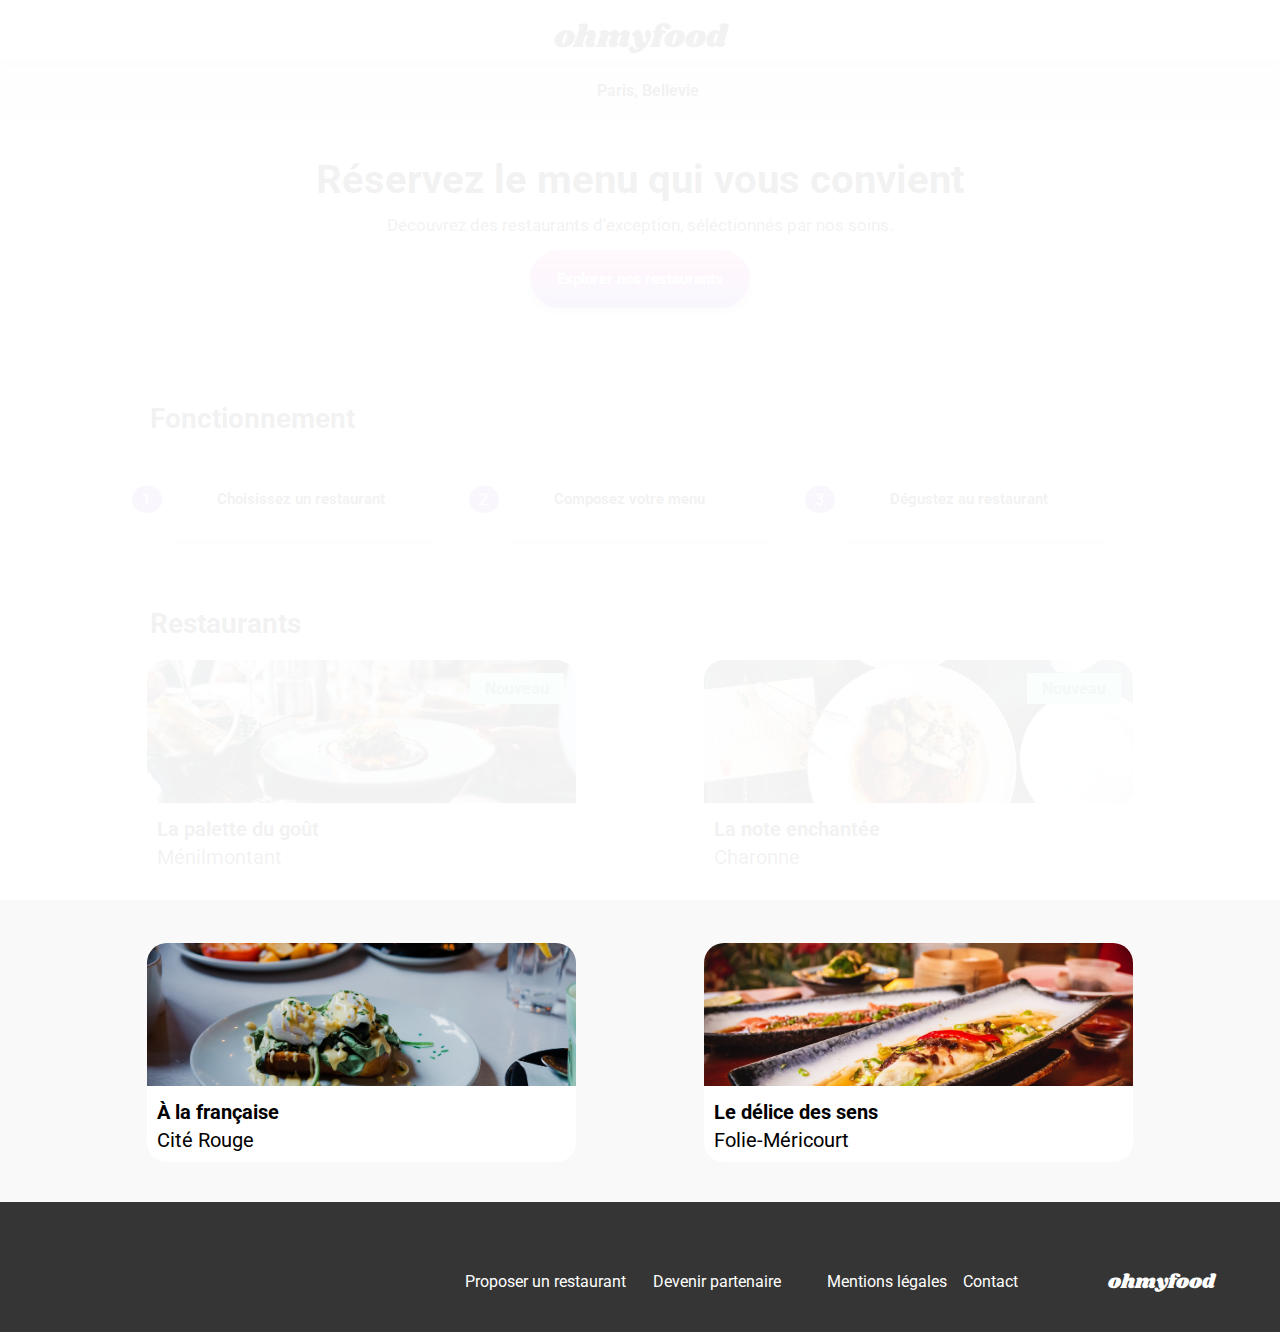
<file: index.html>
<!DOCTYPE html>
<html lang="en">
  <head>
    <meta charset="UTF-8" />
    <meta name="viewport" content="width=device-width, initial-scale=1.0" />
    <title>Ohmyfood</title>
    <link rel="stylesheet" href="style.css" />
    <!-- <link rel="stylesheet" href="./SASS/styles.scss" /> -->
    <link rel="preconnect" href="https://fonts.googleapis.com" />
    <link rel="preconnect" href="https://fonts.gstatic.com" crossorigin />
    <link
      href="https://fonts.googleapis.com/css2?family=Raleway:wght@600&family=Roboto:wght@300&family=Shrikhand&display=swap"
      rel="stylesheet"
    />
    <link href="https://fonts.googleapis.com/css2?family=Roboto:wght@700&display=swap" rel="stylesheet" />

    <link
      rel="stylesheet"
      href="https://cdnjs.cloudflare.com/ajax/libs/font-awesome/6.2.1/css/all.min.css"
      integrity="sha512-MV7K8+y+gLIBoVD59lQIYicR65iaqukzvf/nwasF0nqhPay5w/9lJmVM2hMDcnK1OnMGCdVK+iQrJ7lzPJQd1w=="
      crossorigin="anonymous"
      referrerpolicy="no-referrer"
    />
  </head>
  <body>
    <!--Le Loader-->
    <div class="loader-top">
      <div class="dots">
        <span class="data"></span>
        <span class="data2"></span>
        <span class="data3"></span>
        <span class="data4"></span>
        <span class="data5"></span>
        <span class="data6"></span>
        <span class="data7"></span>
        <span class="data8"></span>
        <span class="data9"></span>
        <span class="data10"></span>
        <span class="data11"></span>
        <span class="data12"></span>
        <span class="data13"></span>
        <span class="data14"></span>
        <span class="data15"></span>
      </div>
    </div>

    <!--Header-->
    <header class="color">
      <div>
        <h1>ohmyfood</h1>
      </div>
    </header>
    <main>
      <!--Section Localisation-->
      <div class="location">
        <i class="fa-solid fa-location-dot"></i>
        Paris, Bellevie
      </div>
      <section class="menu-restaurant">
        <h2 class="menu-restaurant__title">Réservez le menu qui <br />vous convient</h2>
        <p class="menu-restaurant__subtitle">
          Découvrez des restaurants d'exception, <br />
          séléctionnés par nos soins.
        </p>
        <a class="btn" href="#cards">Explorer nos restaurants</a>
      </section>

      <!--Section Fonctionnement-->
      <section class="fonctionnement">
        <div class="fonctionnement__container">
          <h2>Fonctionnement</h2>
          <div class="fonctionnement__container-cards">
            <a class="btn-cards">
              <span class="fonctionnement__number">1</span>
              <i class="fa-solid fa-mobile-screen-button"></i>
              <p>Choisissez un restaurant</p></a
            >

            <a class="btn-cards">
              <span class="fonctionnement__number">2</span>
              <i class="fa-solid fa-list"></i>
              <p>Composez votre menu</p></a
            >
            <a class="btn-cards">
              <span class="fonctionnement__number">3</span>
              <i class="fa-solid fa-store"></i>
              <p>Dégustez au restaurant</p></a
            >
          </div>
        </div>
      </section>

      <!--Section Restaurants-->
      <section class="restaurant exclude-bg-color" id="cards">
        <div class="restaurant__content">
          <h2>Restaurants</h2>
          <div class="container-menu">
            <article class="cards-menu">
              <a href="restaurants/la-palette-du-gout.html">
                <span class="cards-menu__card-new">Nouveau</span>
                <img src="assets/images/restaurants/jay-wennington-N_Y88TWmGwA-unsplash.jpg" alt="La palette du goût" />
                <div class="cards-menu__card-txt">
                  <h3 class="cards-menu__title">La palette du goût</h3>
                  <p class="cards-menu__subtitle">Ménilmontant</p>
                  <i class="fa-regular fa-heart empty-heart"></i>
                  <i class="fa-solid fa-heart full-heart"></i>
                </div>
              </a>
            </article>

            <article class="cards-menu">
              <a href="restaurants/la-note-enchantée.html">
                <span class="cards-menu__card-new">Nouveau</span>

                <img src="assets/images/restaurants/stil-u2Lp8tXIcjw-unsplash.jpg" alt="La note enchantée" />
                <div class="cards-menu__card-txt">
                  <h3 class="cards-menu__title">La note enchantée</h3>
                  <p class="cards-menu__subtitle">Charonne</p>
                  <i class="fa-regular fa-heart empty-heart"></i>
                  <i class="fa-solid fa-heart full-heart"></i>
                </div>
              </a>
            </article>

            <article class="cards-menu">
              <a href="restaurants/a-la-francaise.html">
                <img src="assets/images/restaurants/toa-heftiba-DQKerTsQwi0-unsplash.jpg" alt="À la française" />
                <div class="cards-menu__card-txt">
                  <h3 class="cards-menu__title">À la française</h3>
                  <p class="cards-menu__subtitle">Cité Rouge</p>
                  <i class="fa-regular fa-heart empty-heart"></i>
                  <i class="fa-solid fa-heart full-heart"></i>
                </div>
              </a>
            </article>

            <article class="cards-menu">
              <a href="restaurants/le-delice-des-sens.html">
                <img
                  src="assets/images/restaurants/louis-hansel-shotsoflouis-qNBGVyOCY8Q-unsplash.jpg"
                  alt="Le délice des sens"
                />
                <div class="cards-menu__card-txt">
                  <h3 class="cards-menu__title">Le délice des sens</h3>
                  <p class="cards-menu__subtitle">Folie-Méricourt</p>
                  <i class="fa-regular fa-heart empty-heart"></i>
                  <i class="fa-solid fa-heart full-heart"></i>
                </div>
              </a>
            </article>
          </div>
        </div>
      </section>
    </main>
    <!--Pied de page-->
    <footer>
      <div class="footer-container">
        <h3>ohmyfood</h3>
        <ul>
          <li><i class="fa-solid fa-utensils"></i><a class="icon" href="#"> Proposer un restaurant</a></li>
          <li><i class="fa-solid fa-handshake-angle"></i><a class="icon space" href="#">Devenir partenaire</a></li>
          <li><a href="#">Mentions légales</a></li>
          <li><a href="mailto:ohmyfood@gmail.com">Contact</a></li>
        </ul>
      </div>
    </footer>
  </body>
</html>
</file>
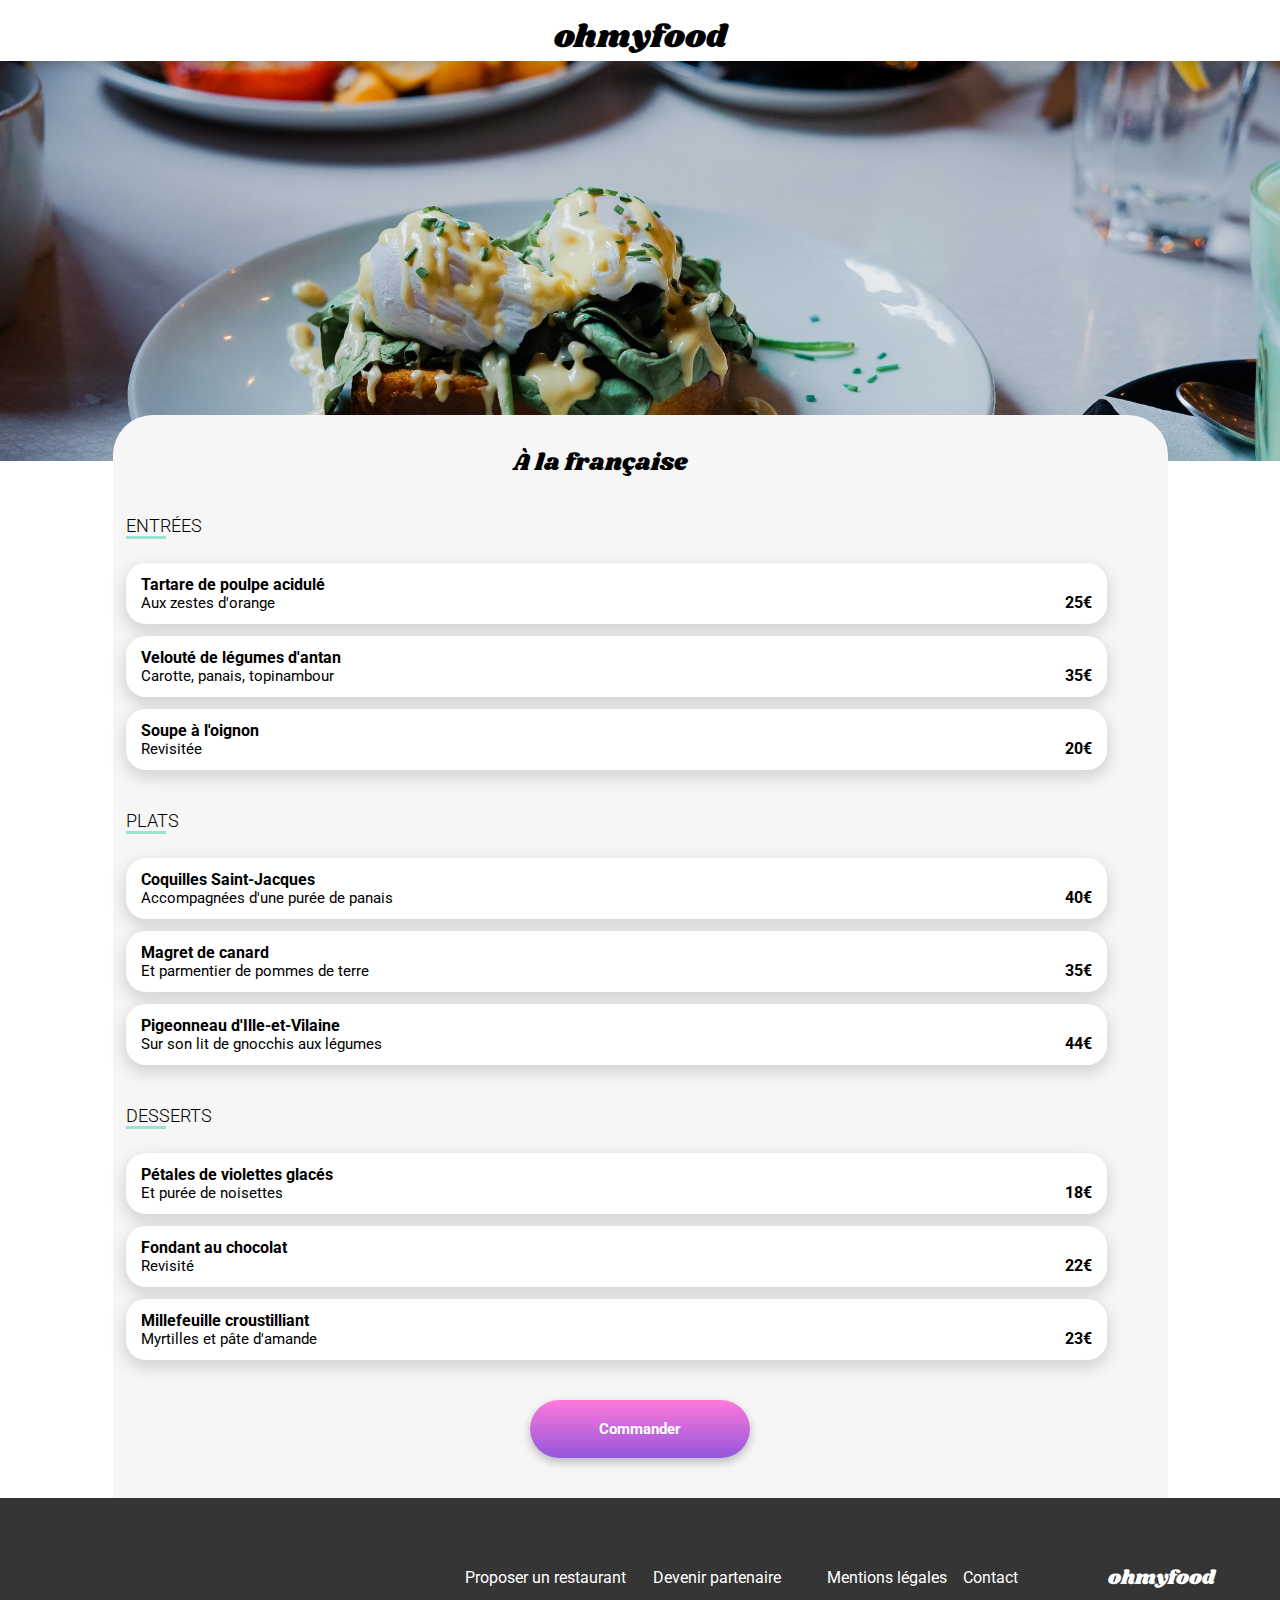
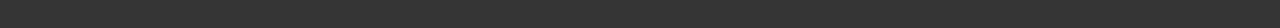
<file: restaurants/a-la-francaise.html>
<!DOCTYPE html>
<html lang="en">
  <head>
    <meta charset="UTF-8" />
    <meta name="viewport" content="width=device-width, initial-scale=1.0" />
    <title>La palette du goût</title>
    <link rel="stylesheet" href="../style.css" />
    <link rel="preconnect" href="https://fonts.googleapis.com" />
    <link rel="preconnect" href="https://fonts.gstatic.com" crossorigin />
    <link
      href="https://fonts.googleapis.com/css2?family=Raleway:wght@600&family=Roboto:wght@300&family=Shrikhand&display=swap"
      rel="stylesheet"
    />
    <link href="https://fonts.googleapis.com/css2?family=Roboto:wght@700&display=swap" rel="stylesheet" />

    <link
      rel="stylesheet"
      href="https://cdnjs.cloudflare.com/ajax/libs/font-awesome/6.2.1/css/all.min.css"
      integrity="sha512-MV7K8+y+gLIBoVD59lQIYicR65iaqukzvf/nwasF0nqhPay5w/9lJmVM2hMDcnK1OnMGCdVK+iQrJ7lzPJQd1w=="
      crossorigin="anonymous"
      referrerpolicy="no-referrer"
    />
  </head>
  <body>
    <header class="color">
      <a href="../index.html" class="back-link">
        <i class="fa-solid fa-arrow-left font-left"></i>
      </a>
      <h1 class="main-title">ohmyfood</h1>
    </header>

    <img
      class="picture"
      src="../assets/images/restaurants/toa-heftiba-DQKerTsQwi0-unsplash.jpg"
      alt="La palette du goût"
    />

    <main>
      <div class="menus">
        <h2 class="title">
          À la française
          <i class="fa-regular fa-heart empty-heart"></i>
          <i class="fa-solid fa-heart full-heart"></i>
        </h2>
        <section class="center-menu">
          <h3>ENTRÉES</h3>
          <article class="minicards-menu delay-0">
            <div class="card-txt2">
              <h4 class="card-txt2__title">Tartare de poulpe acidulé</h4>
              <p class="card-txt2__subtitle">Aux zestes d'orange</p>
            </div>
            <span class="prix">25€</span>
            <div class="button">
              <div class="wrapIcon">
                <i class="wrapIcon_icon fa-solid fa-circle-check"></i>
              </div>
            </div>
          </article>

          <article class="minicards-menu delay-1">
            <div class="card-txt2">
              <h4 class="card-txt2__title">Velouté de légumes d'antan</h4>
              <p class="card-txt2__subtitle">Carotte, panais, topinambour</p>
            </div>
            <span class="prix">35€</span>
            <div class="button">
              <div class="wrapIcon">
                <i class="wrapIcon_icon fa-solid fa-circle-check"></i>
              </div>
            </div>
          </article>

          <article class="minicards-menu delay-2">
            <div class="card-txt2">
              <h4 class="card-txt2__title">Soupe à l'oignon</h4>
              <p class="card-txt2__subtitle">Revisitée</p>
            </div>
            <span class="prix">20€</span>
            <div class="button">
              <div class="wrapIcon">
                <i class="wrapIcon_icon fa-solid fa-circle-check"></i>
              </div>
            </div>
          </article>
        </section>

        <section class="center-menu">
          <h3>PLATS</h3>
          <article class="minicards-menu delay-3">
            <div class="card-txt2">
              <h4 class="card-txt2__title">Coquilles Saint-Jacques</h4>
              <p class="card-txt2__subtitle">Accompagnées d'une purée de panais</p>
            </div>
            <span class="prix">40€</span>
            <div class="button">
              <div class="wrapIcon">
                <i class="wrapIcon_icon fa-solid fa-circle-check"></i>
              </div>
            </div>
          </article>

          <article class="minicards-menu delay-4">
            <div class="card-txt2">
              <h4 class="card-txt2__title">Magret de canard</h4>
              <p class="card-txt2__subtitle">Et parmentier de pommes de terre</p>
            </div>
            <span class="prix">35€</span>
            <div class="button">
              <div class="wrapIcon">
                <i class="wrapIcon_icon fa-solid fa-circle-check"></i>
              </div>
            </div>
          </article>

          <article class="minicards-menu delay-5">
            <div class="card-txt2">
              <h4 class="card-txt2__title">Pigeonneau d'Ille-et-Vilaine</h4>
              <p class="card-txt2__subtitle">Sur son lit de gnocchis aux légumes</p>
            </div>
            <span class="prix">44€</span>
            <div class="button">
              <div class="wrapIcon">
                <i class="wrapIcon_icon fa-solid fa-circle-check"></i>
              </div>
            </div>
          </article>
        </section>

        <section class="center-menu">
          <h3>DESSERTS</h3>
          <article class="minicards-menu delay-6">
            <div class="card-txt2">
              <h4 class="card-txt2__title">Pétales de violettes glacés</h4>
              <p class="card-txt2__subtitle">Et purée de noisettes</p>
            </div>
            <span class="prix">18€</span>
            <div class="button">
              <div class="wrapIcon">
                <i class="wrapIcon_icon fa-solid fa-circle-check"></i>
              </div>
            </div>
          </article>

          <article class="minicards-menu delay-7">
            <div class="card-txt2">
              <h4 class="card-txt2__title">Fondant au chocolat</h4>
              <p class="card-txt2__subtitle">Revisité</p>
            </div>
            <span class="prix">22€</span>
            <div class="button">
              <div class="wrapIcon">
                <i class="wrapIcon_icon fa-solid fa-circle-check"></i>
              </div>
            </div>
          </article>

          <article class="minicards-menu delay-8">
            <div class="card-txt2">
              <h4 class="card-txt2__title">Millefeuille croustilliant</h4>
              <p class="card-txt2__subtitle">Myrtilles et pâte d'amande</p>
            </div>
            <span class="prix">23€</span>
            <div class="button">
              <div class="wrapIcon">
                <i class="wrapIcon_icon fa-solid fa-circle-check"></i>
              </div>
            </div>
          </article>
        </section>

        <a href="#" class="btn">Commander</a>
      </div>

      <!--Pied de page-->
    </main>
    <footer>
      <div class="footer-container">
        <h3>ohmyfood</h3>
        <ul>
          <li><i class="fa-solid fa-utensils"></i><a class="icon" href="#"> Proposer un restaurant</a></li>
          <li><i class="fa-solid fa-handshake-angle"></i><a class="icon space" href="#">Devenir partenaire</a></li>
          <li><a href="#">Mentions légales</a></li>
          <li><a href="mailto:ohmyfood@gmail.com">Contact</a></li>
        </ul>
      </div>
    </footer>
  </body>
</html>
</file>
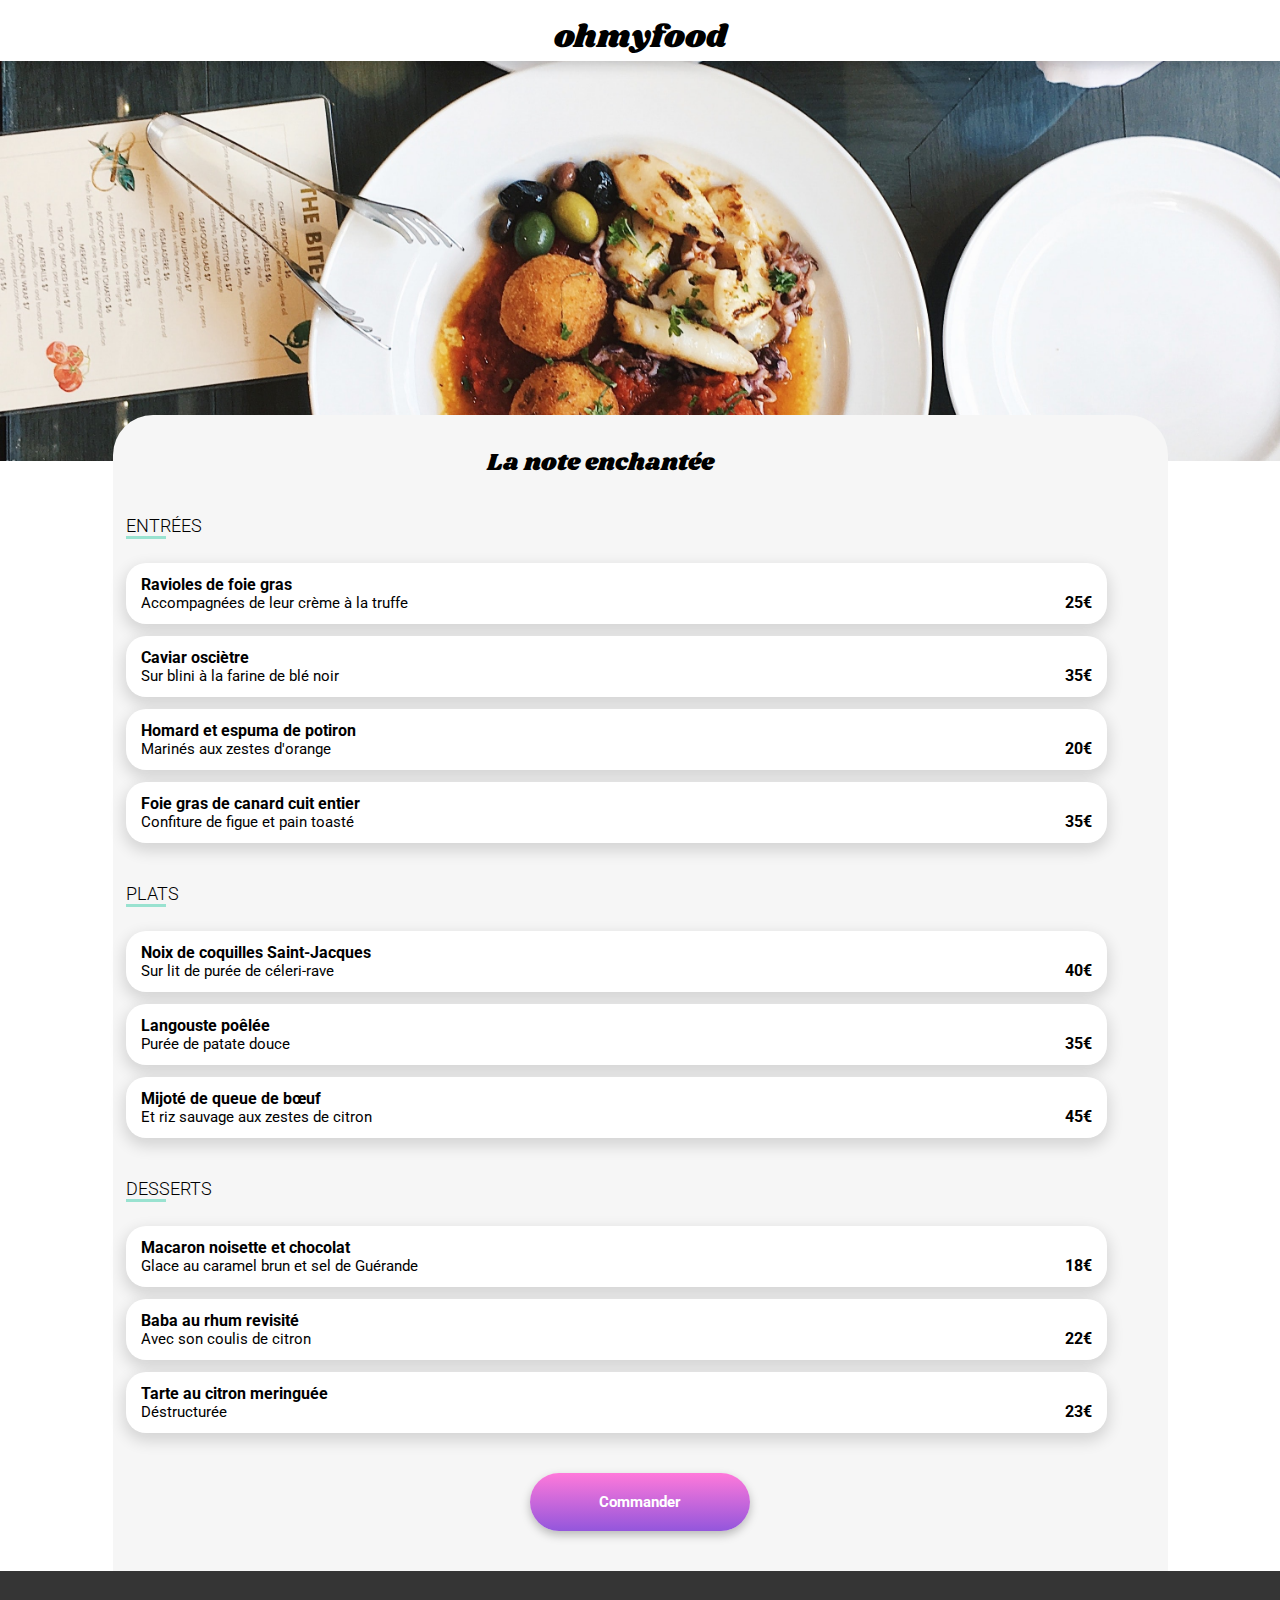
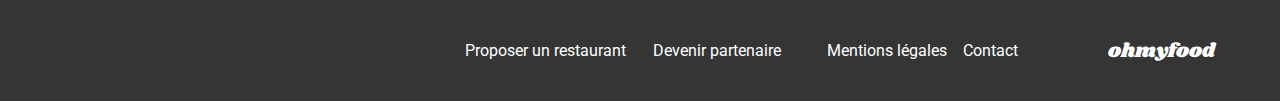
<file: restaurants/la-note-enchantée.html>
<!DOCTYPE html>
<html lang="en">
  <head>
    <meta charset="UTF-8" />
    <meta name="viewport" content="width=device-width, initial-scale=1.0" />
    <title>La palette du goût</title>
    <link rel="stylesheet" href="../style.css" />
    <link rel="preconnect" href="https://fonts.googleapis.com" />
    <link rel="preconnect" href="https://fonts.gstatic.com" crossorigin />
    <link
      href="https://fonts.googleapis.com/css2?family=Raleway:wght@600&family=Roboto:wght@300&family=Shrikhand&display=swap"
      rel="stylesheet"
    />
    <link href="https://fonts.googleapis.com/css2?family=Roboto:wght@700&display=swap" rel="stylesheet" />

    <link
      rel="stylesheet"
      href="https://cdnjs.cloudflare.com/ajax/libs/font-awesome/6.2.1/css/all.min.css"
      integrity="sha512-MV7K8+y+gLIBoVD59lQIYicR65iaqukzvf/nwasF0nqhPay5w/9lJmVM2hMDcnK1OnMGCdVK+iQrJ7lzPJQd1w=="
      crossorigin="anonymous"
      referrerpolicy="no-referrer"
    />
  </head>
  <body>
    <header class="color">
      <a href="../index.html" class="back-link">
        <i class="fa-solid fa-arrow-left font-left"></i>
      </a>
      <h1 class="main-title">ohmyfood</h1>
    </header>

    <img class="picture" src="../assets/images/restaurants/stil-u2Lp8tXIcjw-unsplash.jpg" alt="La palette du goût" />

    <main>
      <div class="menus">
        <h2 class="title">
          La note enchantée
          <i class="fa-regular fa-heart empty-heart"></i>
          <i class="fa-solid solid fa-heart full-heart"></i>
        </h2>
        <section class="center-menu">
          <h3>ENTRÉES</h3>
          <article class="minicards-menu delay-0">
            <div class="card-txt2">
              <h4 class="card-txt2__title">Ravioles de foie gras</h4>
              <p class="card-txt2__subtitle">Accompagnées de leur crème à la truffe</p>
            </div>
            <span class="prix">25€</span>
            <div class="button">
              <div class="wrapIcon">
                <i class="wrapIcon_icon fa-solid fa-circle-check"></i>
              </div>
            </div>
          </article>

          <article class="minicards-menu delay-1">
            <div class="card-txt2">
              <h4 class="card-txt2__title">Caviar osciètre</h4>
              <p class="card-txt2__subtitle">Sur blini à la farine de blé noir</p>
            </div>
            <span class="prix">35€</span>
            <div class="button">
              <div class="wrapIcon">
                <i class="wrapIcon_icon fa-solid fa-circle-check"></i>
              </div>
            </div>
          </article>

          <article class="minicards-menu delay-2">
            <div class="card-txt2">
              <h4 class="card-txt2__title">Homard et espuma de potiron</h4>
              <p class="card-txt2__subtitle">Marinés aux zestes d'orange</p>
            </div>
            <span class="prix">20€</span>
            <div class="button">
              <div class="wrapIcon">
                <i class="wrapIcon_icon fa-solid fa-circle-check"></i>
              </div>
            </div>
          </article>

          <article class="minicards-menu delay-3">
            <div class="card-txt2">
              <h4 class="card-txt2__title">Foie gras de canard cuit entier</h4>
              <p class="card-txt2__subtitle">Confiture de figue et pain toasté</p>
            </div>
            <span class="prix">35€</span>
            <div class="button">
              <div class="wrapIcon">
                <i class="wrapIcon_icon fa-solid fa-circle-check"></i>
              </div>
            </div>
          </article>
        </section>

        <section class="center-menu">
          <h3>PLATS</h3>
          <article class="minicards-menu delay-4">
            <div class="card-txt2">
              <h4 class="card-txt2__title">Noix de coquilles Saint-Jacques</h4>
              <p class="card-txt2__subtitle">Sur lit de purée de céleri-rave</p>
            </div>
            <span class="prix">40€</span>
            <div class="button">
              <div class="wrapIcon">
                <i class="wrapIcon_icon fa-solid fa-circle-check"></i>
              </div>
            </div>
          </article>

          <article class="minicards-menu delay-5">
            <div class="card-txt2">
              <h4 class="card-txt2__title">Langouste poêlée</h4>
              <p class="card-txt2__subtitle">Purée de patate douce</p>
            </div>
            <span class="prix">35€</span>
            <div class="button">
              <div class="wrapIcon">
                <i class="wrapIcon_icon fa-solid fa-circle-check"></i>
              </div>
            </div>
          </article>

          <article class="minicards-menu delay-6">
            <div class="card-txt2">
              <h4 class="card-txt2__title">Mijoté de queue de bœuf</h4>
              <p class="card-txt2__subtitle">Et riz sauvage aux zestes de citron</p>
            </div>
            <span class="prix">45€</span>
            <div class="button">
              <div class="wrapIcon">
                <i class="wrapIcon_icon fa-solid fa-circle-check"></i>
              </div>
            </div>
          </article>
        </section>

        <section class="center-menu">
          <h3>DESSERTS</h3>
          <article class="minicards-menu delay-7">
            <div class="card-txt2">
              <h4 class="card-txt2__title">Macaron noisette et chocolat</h4>
              <p class="card-txt2__subtitle">Glace au caramel brun et sel de Guérande</p>
            </div>
            <span class="prix">18€</span>
            <div class="button">
              <div class="wrapIcon">
                <i class="wrapIcon_icon fa-solid fa-circle-check"></i>
              </div>
            </div>
          </article>

          <article class="minicards-menu delay-8">
            <div class="card-txt2">
              <h4 class="card-txt2__title">Baba au rhum revisité</h4>
              <p class="card-txt2__subtitle">Avec son coulis de citron</p>
            </div>
            <span class="prix">22€</span>
            <div class="button">
              <div class="wrapIcon">
                <i class="wrapIcon_icon fa-solid fa-circle-check"></i>
              </div>
            </div>
          </article>

          <article class="minicards-menu delay-9">
            <div class="card-txt2">
              <h4 class="card-txt2__title">Tarte au citron meringuée</h4>
              <p class="card-txt2__subtitle">Déstructurée</p>
            </div>
            <span class="prix">23€</span>
            <div class="button">
              <div class="wrapIcon">
                <i class="wrapIcon_icon fa-solid fa-circle-check"></i>
              </div>
            </div>
          </article>
        </section>

        <a href="#" class="btn">Commander</a>
      </div>

      <!--Pied de page-->
    </main>
    <footer>
      <div class="footer-container">
        <h3>ohmyfood</h3>
        <ul>
          <li><i class="fa-solid fa-utensils"></i><a class="icon" href="#"> Proposer un restaurant</a></li>
          <li><i class="fa-solid fa-handshake-angle"></i><a class="icon space" href="#">Devenir partenaire</a></li>
          <li><a href="#">Mentions légales</a></li>
          <li><a href="mailto:ohmyfood@gmail.com">Contact</a></li>
        </ul>
      </div>
    </footer>
  </body>
</html>
</file>
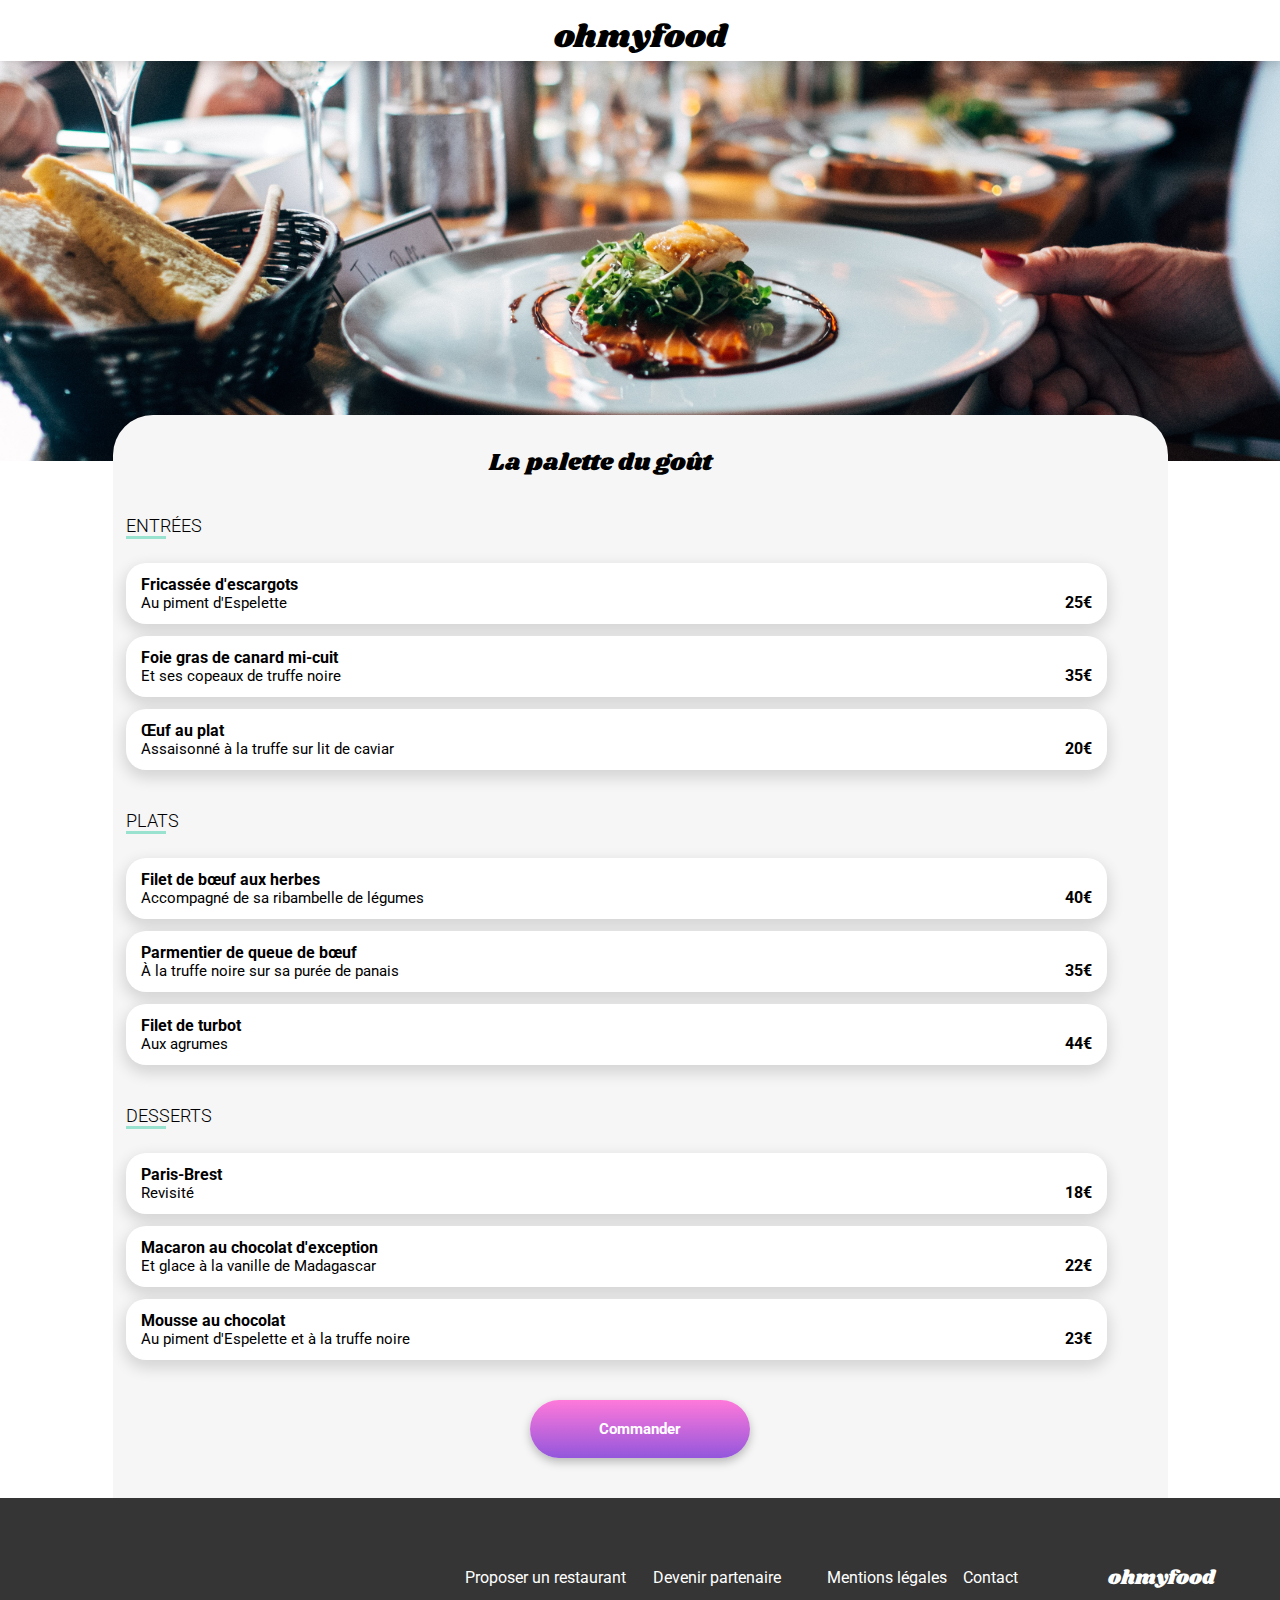
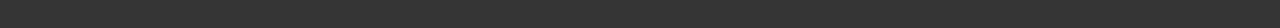
<file: restaurants/la-palette-du-gout.html>
<!DOCTYPE html>
<html lang="en">
  <head>
    <meta charset="UTF-8" />
    <meta name="viewport" content="width=device-width, initial-scale=1.0" />
    <title>La palette du goût</title>
    <link rel="stylesheet" href="../style.css" />
    <link rel="preconnect" href="https://fonts.googleapis.com" />
    <link rel="preconnect" href="https://fonts.gstatic.com" crossorigin />
    <link
      href="https://fonts.googleapis.com/css2?family=Raleway:wght@600&family=Roboto:wght@300&family=Shrikhand&display=swap"
      rel="stylesheet"
    />
    <link href="https://fonts.googleapis.com/css2?family=Roboto:wght@700&display=swap" rel="stylesheet" />

    <link
      rel="stylesheet"
      href="https://cdnjs.cloudflare.com/ajax/libs/font-awesome/6.2.1/css/all.min.css"
      integrity="sha512-MV7K8+y+gLIBoVD59lQIYicR65iaqukzvf/nwasF0nqhPay5w/9lJmVM2hMDcnK1OnMGCdVK+iQrJ7lzPJQd1w=="
      crossorigin="anonymous"
      referrerpolicy="no-referrer"
    />
  </head>
  <body>
    <header class="color">
      <a href="../index.html" class="back-link">
        <i class="fa-solid fa-arrow-left font-left"></i>
      </a>
      <h1 class="main-title">ohmyfood</h1>
    </header>

    <img
      class="picture"
      src="../assets/images/restaurants/jay-wennington-N_Y88TWmGwA-unsplash.jpg"
      alt="La palette du goût"
    />

    <main>
      <div class="menus">
        <h2 class="title">
          La palette du goût
          <i class="fa-regular fa-heart empty-heart"></i>
          <i class="fa-solid solid fa-heart full-heart"></i>
        </h2>
        <section class="center-menu">
          <h3>ENTRÉES</h3>
          <article class="minicards-menu delay-0">
            <div class="card-txt2">
              <h4 class="card-txt2__title">Fricassée d'escargots</h4>
              <p class="card-txt2__subtitle">Au piment d'Espelette</p>
            </div>
            <span class="prix">25€</span>
            <div class="button">
              <div class="wrapIcon">
                <i class="wrapIcon_icon fa-solid fa-circle-check"></i>
              </div>
            </div>
          </article>

          <article class="minicards-menu delay-1">
            <div class="card-txt2">
              <h4 class="card-txt2__title">Foie gras de canard mi-cuit</h4>
              <p class="card-txt2__subtitle">Et ses copeaux de truffe noire</p>
            </div>
            <span class="prix">35€</span>
            <div class="button">
              <div class="wrapIcon">
                <i class="wrapIcon_icon fa-solid fa-circle-check"></i>
              </div>
            </div>
          </article>

          <article class="minicards-menu delay-2">
            <div class="card-txt2">
              <h4 class="card-txt2__title">Œuf au plat</h4>
              <p class="card-txt2__subtitle">Assaisonné à la truffe sur lit de caviar</p>
            </div>
            <span class="prix">20€</span>
            <div class="button">
              <div class="wrapIcon">
                <i class="wrapIcon_icon fa-solid fa-circle-check"></i>
              </div>
            </div>
          </article>
        </section>

        <section class="center-menu">
          <h3>PLATS</h3>
          <article class="minicards-menu delay-3">
            <div class="card-txt2">
              <h4 class="card-txt2__title">Filet de bœuf aux herbes</h4>
              <p class="card-txt2__subtitle">Accompagné de sa ribambelle de légumes</p>
            </div>
            <span class="prix">40€</span>
            <div class="button">
              <div class="wrapIcon">
                <i class="wrapIcon_icon fa-solid fa-circle-check"></i>
              </div>
            </div>
          </article>

          <article class="minicards-menu delay-4">
            <div class="card-txt2">
              <h4 class="card-txt2__title">Parmentier de queue de bœuf</h4>
              <p class="card-txt2__subtitle">À la truffe noire sur sa purée de panais</p>
            </div>
            <span class="prix">35€</span>
            <div class="button">
              <div class="wrapIcon">
                <i class="wrapIcon_icon fa-solid fa-circle-check"></i>
              </div>
            </div>
          </article>

          <article class="minicards-menu delay-5">
            <div class="card-txt2">
              <h4 class="card-txt2__title">Filet de turbot</h4>
              <p class="card-txt2__subtitle">Aux agrumes</p>
            </div>
            <span class="prix">44€</span>
            <div class="button">
              <div class="wrapIcon">
                <i class="wrapIcon_icon fa-solid fa-circle-check"></i>
              </div>
            </div>
          </article>
        </section>

        <section class="center-menu">
          <h3>DESSERTS</h3>
          <article class="minicards-menu delay-6">
            <div class="card-txt2">
              <h4 class="card-txt2__title">Paris-Brest</h4>
              <p class="card-txt2__subtitle">Revisité</p>
            </div>
            <span class="prix">18€</span>
            <div class="button">
              <div class="wrapIcon">
                <i class="wrapIcon_icon fa-solid fa-circle-check"></i>
              </div>
            </div>
          </article>

          <article class="minicards-menu delay-7">
            <div class="card-txt2">
              <h4 class="card-txt2__title">Macaron au chocolat d'exception</h4>
              <p class="card-txt2__subtitle">Et glace à la vanille de Madagascar</p>
            </div>
            <span class="prix">22€</span>
            <div class="button">
              <div class="wrapIcon">
                <i class="wrapIcon_icon fa-solid fa-circle-check"></i>
              </div>
            </div>
          </article>

          <article class="minicards-menu delay-8">
            <div class="card-txt2">
              <h4 class="card-txt2__title">Mousse au chocolat</h4>
              <p class="card-txt2__subtitle">Au piment d'Espelette et à la truffe noire</p>
            </div>
            <span class="prix">23€</span>
            <div class="button">
              <div class="wrapIcon">
                <i class="wrapIcon_icon fa-solid fa-circle-check"></i>
              </div>
            </div>
          </article>
        </section>

        <a href="#" class="btn">Commander</a>
      </div>

      <!--Pied de page-->
    </main>
    <footer>
      <div class="footer-container">
        <h3>ohmyfood</h3>
        <ul>
          <li><i class="fa-solid fa-utensils"></i><a class="icon" href="#"> Proposer un restaurant</a></li>
          <li><i class="fa-solid fa-handshake-angle"></i><a class="icon space" href="#">Devenir partenaire</a></li>
          <li><a href="#">Mentions légales</a></li>
          <li><a href="mailto:ohmyfood@gmail.com">Contact</a></li>
        </ul>
      </div>
    </footer>
  </body>
</html>
</file>
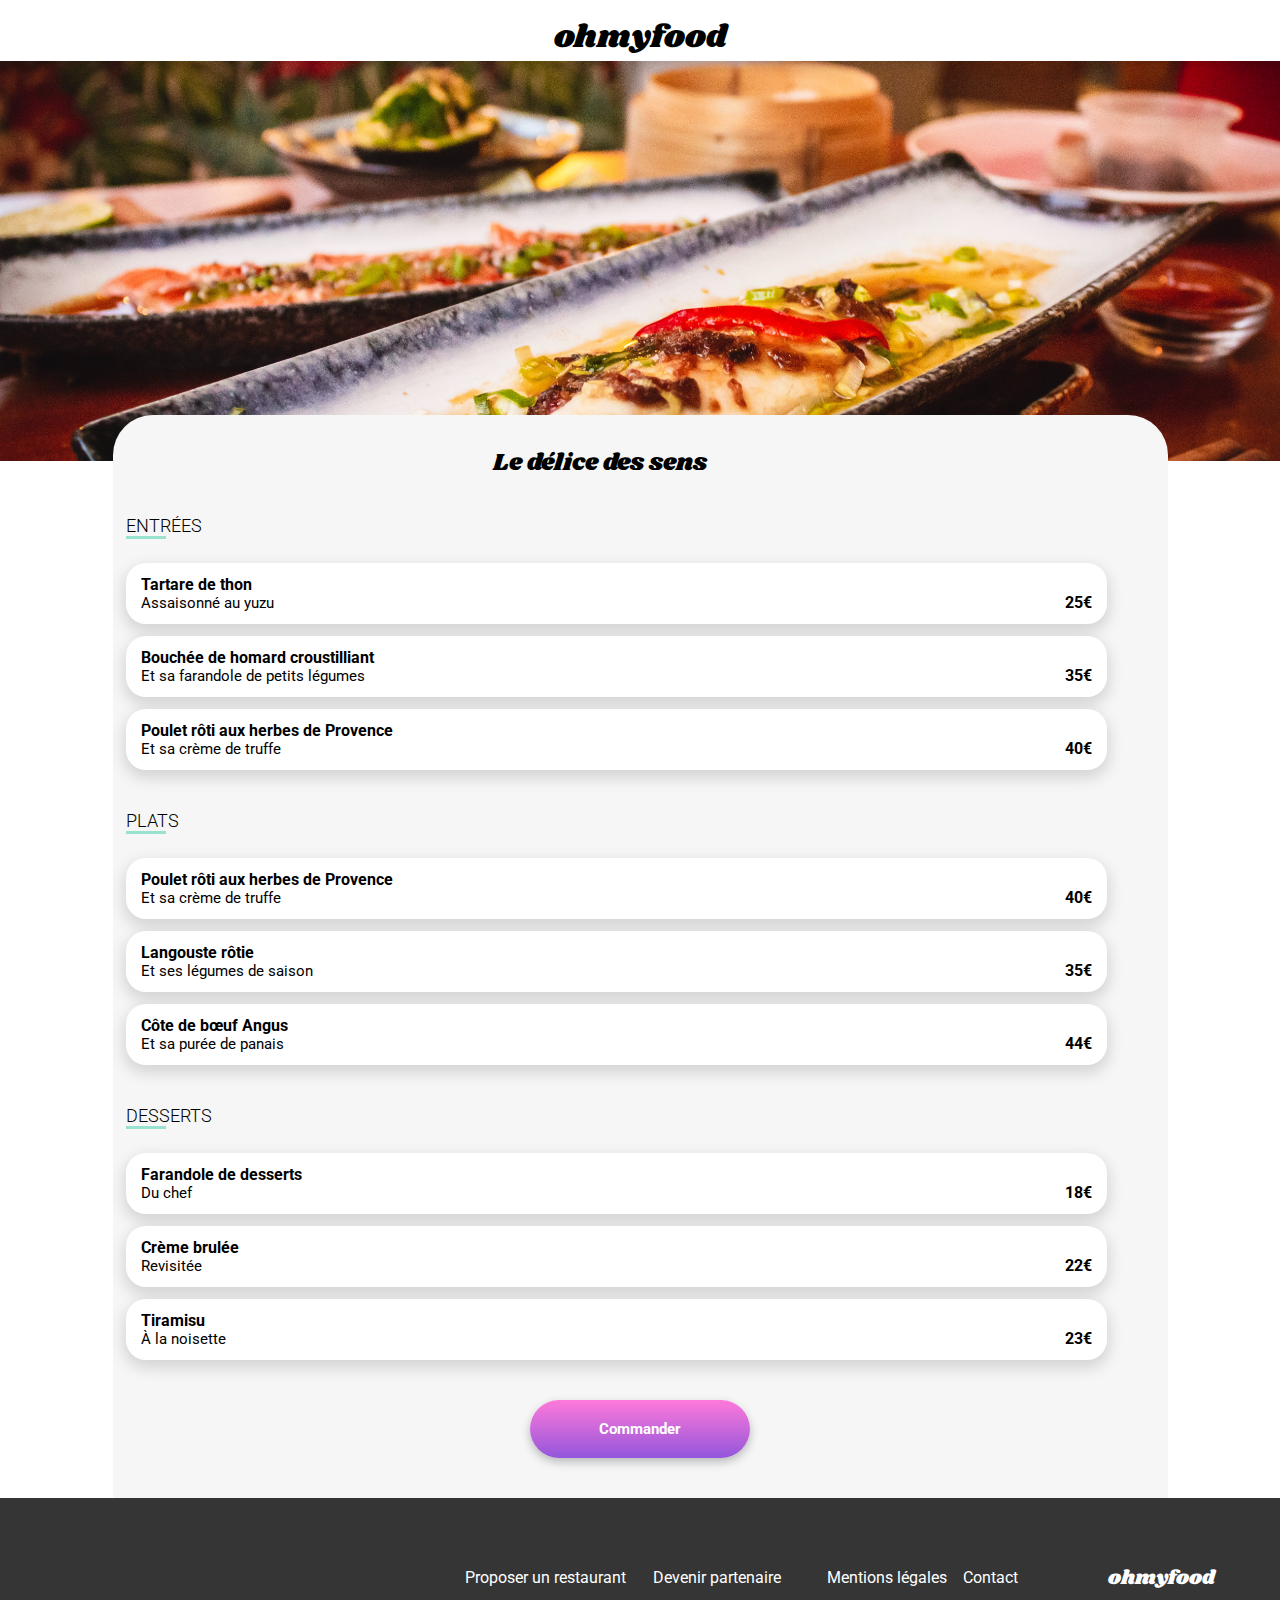
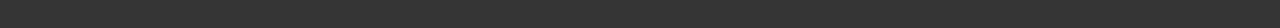
<file: restaurants/le-delice-des-sens.html>
<!DOCTYPE html>
<html lang="en">
  <head>
    <meta charset="UTF-8" />
    <meta name="viewport" content="width=device-width, initial-scale=1.0" />
    <title>La palette du goût</title>
    <link rel="stylesheet" href="../style.css" />
    <link rel="preconnect" href="https://fonts.googleapis.com" />
    <link rel="preconnect" href="https://fonts.gstatic.com" crossorigin />
    <link
      href="https://fonts.googleapis.com/css2?family=Raleway:wght@600&family=Roboto:wght@300&family=Shrikhand&display=swap"
      rel="stylesheet"
    />
    <link href="https://fonts.googleapis.com/css2?family=Roboto:wght@700&display=swap" rel="stylesheet" />

    <link
      rel="stylesheet"
      href="https://cdnjs.cloudflare.com/ajax/libs/font-awesome/6.2.1/css/all.min.css"
      integrity="sha512-MV7K8+y+gLIBoVD59lQIYicR65iaqukzvf/nwasF0nqhPay5w/9lJmVM2hMDcnK1OnMGCdVK+iQrJ7lzPJQd1w=="
      crossorigin="anonymous"
      referrerpolicy="no-referrer"
    />
  </head>
  <body>
    <header class="color">
      <a href="../index.html" class="back-link">
        <i class="fa-solid fa-arrow-left font-left"></i>
      </a>
      <h1 class="main-title">ohmyfood</h1>
    </header>

    <img
      class="picture"
      src="../assets/images/restaurants/louis-hansel-shotsoflouis-qNBGVyOCY8Q-unsplash.jpg"
      alt="La palette du goût"
    />

    <main>
      <div class="menus">
        <h2 class="title">
          Le délice des sens
          <i class="fa-regular fa-heart empty-heart"></i>
          <i class="fa-solid solid fa-heart full-heart"></i>
        </h2>
        <section class="center-menu">
          <h3>ENTRÉES</h3>
          <article class="minicards-menu delay-0">
            <div class="card-txt2">
              <h4 class="card-txt2__title">Tartare de thon</h4>
              <p class="card-txt2__subtitle">Assaisonné au yuzu</p>
            </div>
            <span class="prix">25€</span>
            <div class="button">
              <div class="wrapIcon">
                <i class="wrapIcon_icon fa-solid fa-circle-check"></i>
              </div>
            </div>
          </article>

          <article class="minicards-menu delay-1">
            <div class="card-txt2">
              <h4 class="card-txt2__title">Bouchée de homard croustilliant</h4>
              <p class="card-txt2__subtitle">Et sa farandole de petits légumes</p>
            </div>
            <span class="prix">35€</span>
            <div class="button">
              <div class="wrapIcon">
                <i class="wrapIcon_icon fa-solid fa-circle-check"></i>
              </div>
            </div>
          </article>

          <article class="minicards-menu delay-2">
            <div class="card-txt2">
              <h4 class="card-txt2__title">Poulet rôti aux herbes de Provence</h4>
              <p class="card-txt2__subtitle">Et sa crème de truffe</p>
            </div>
            <span class="prix">40€</span>
            <div class="button">
              <div class="wrapIcon">
                <i class="wrapIcon_icon fa-solid fa-circle-check"></i>
              </div>
            </div>
          </article>
        </section>

        <section class="center-menu">
          <h3>PLATS</h3>
          <article class="minicards-menu delay-3">
            <div class="card-txt2">
              <h4 class="card-txt2__title">Poulet rôti aux herbes de Provence</h4>
              <p class="card-txt2__subtitle">Et sa crème de truffe</p>
            </div>
            <span class="prix">40€</span>
            <div class="button">
              <div class="wrapIcon">
                <i class="wrapIcon_icon fa-solid fa-circle-check"></i>
              </div>
            </div>
          </article>

          <article class="minicards-menu delay-4">
            <div class="card-txt2">
              <h4 class="card-txt2__title">Langouste rôtie</h4>
              <p class="card-txt2__subtitle">Et ses légumes de saison</p>
            </div>
            <span class="prix">35€</span>
            <div class="button">
              <div class="wrapIcon">
                <i class="wrapIcon_icon fa-solid fa-circle-check"></i>
              </div>
            </div>
          </article>

          <article class="minicards-menu delay-5">
            <div class="card-txt2">
              <h4 class="card-txt2__title">Côte de bœuf Angus</h4>
              <p class="card-txt2__subtitle">Et sa purée de panais</p>
            </div>
            <span class="prix">44€</span>
            <div class="button">
              <div class="wrapIcon">
                <i class="wrapIcon_icon fa-solid fa-circle-check"></i>
              </div>
            </div>
          </article>
        </section>

        <section class="center-menu">
          <h3>DESSERTS</h3>
          <article class="minicards-menu delay-6">
            <div class="card-txt2">
              <h4 class="card-txt2__title">Farandole de desserts</h4>
              <p class="card-txt2__subtitle">Du chef</p>
            </div>
            <span class="prix">18€</span>
            <div class="button">
              <div class="wrapIcon">
                <i class="wrapIcon_icon fa-solid fa-circle-check"></i>
              </div>
            </div>
          </article>

          <article class="minicards-menu delay-7">
            <div class="card-txt2">
              <h4 class="card-txt2__title">Crème brulée</h4>
              <p class="card-txt2__subtitle">Revisitée</p>
            </div>
            <span class="prix">22€</span>
            <div class="button">
              <div class="wrapIcon">
                <i class="wrapIcon_icon fa-solid fa-circle-check"></i>
              </div>
            </div>
          </article>

          <article class="minicards-menu delay-8">
            <div class="card-txt2">
              <h4 class="card-txt2__title">Tiramisu</h4>
              <p class="card-txt2__subtitle">À la noisette</p>
            </div>
            <span class="prix">23€</span>
            <div class="button">
              <div class="wrapIcon">
                <i class="wrapIcon_icon fa-solid fa-circle-check"></i>
              </div>
            </div>
          </article>
        </section>

        <a href="#" class="btn">Commander</a>
      </div>

      <!--Pied de page-->
    </main>
    <footer>
      <div class="footer-container">
        <h3>ohmyfood</h3>
        <ul>
          <li><i class="fa-solid fa-utensils"></i><a class="icon" href="#"> Proposer un restaurant</a></li>
          <li><i class="fa-solid fa-handshake-angle"></i><a class="icon space" href="#">Devenir partenaire</a></li>
          <li><a href="#">Mentions légales</a></li>
          <li><a href="mailto:ohmyfood@gmail.com">Contact</a></li>
        </ul>
      </div>
    </footer>
  </body>
</html>
</file>
<file: style.css>
* {
  font-family: "Roboto", sans-serif;
}

a {
  color: inherit;
  text-decoration: none;
}

body, main, footer, button, article {
  margin: 0 auto;
  padding: 0;
  box-sizing: border-box;
}

h1, h2, h3, h4, p, ol, ul, li, a, img {
  margin: 0;
  padding: 0;
  list-style: none;
}

input {
  border-radius: 0;
  padding: 0;
}

/****Effet Loader****/
@keyframes loaderAnimation {
  0% {
    opacity: 1;
  }
  85% {
    opacity: 1;
  }
  100% {
    opacity: 0;
    visibility: hidden;
  }
}
@keyframes animate {
  0% {
    opacity: 1;
  }
  100% {
    opacity: 0;
  }
}
.loader-top {
  display: flex;
  height: 100%;
  width: 100%;
  background: rgba(255, 255, 255, 0.95);
  align-items: center;
  justify-content: center;
  animation: loaderAnimation 2s linear forwards;
  position: fixed;
  z-index: 60;
}

.loader-top .dots span {
  position: absolute;
  height: 10px;
  width: 10px;
  background-color: #9356DC;
  border-radius: 50%;
  transform: rotate(calc(var(--i) * 24deg)) translateY(35px);
  animation: animate 2s linear forwards;
  animation-delay: calc(var(--i) * 0.1s);
  opacity: 0;
}

.data {
  --i: 1;
}

.data2 {
  --i: 2;
}

.data3 {
  --i: 3;
}

.data4 {
  --i: 4;
}

.data5 {
  --i: 5;
}

.data6 {
  --i: 6;
}

.data7 {
  --i: 7;
}

.data8 {
  --i: 8;
}

.data9 {
  --i: 9;
}

.data10 {
  --i: 10;
}

.data11 {
  --i: 11;
}

.data12 {
  --i: 12;
}

.data13 {
  --i: 13;
}

.data14 {
  --i: 14;
}

.data15 {
  --i: 15;
}

/* Colors */
/* Colors-background */
/* breakpoints */
header {
  display: flex;
  justify-content: center;
  padding-top: 14px;
}
header h1 {
  font-family: "Shrikhand", sans-serif;
  font-weight: 400;
}

.color {
  box-shadow: 1px 1px 15px rgba(0, 0, 0, 0.25);
  z-index: 50;
  position: relative;
}

.location {
  display: flex;
  justify-content: center;
  background-color: rgba(234, 234, 234, 0.9450980392);
  padding: 20px;
  gap: 15px;
  font-style: normal;
  font-weight: bold;
}

/*******Section Localisation********/
.menu-restaurant {
  background-color: rgba(248, 248, 248, 0.8078431373);
  padding-bottom: 50px;
}
.menu-restaurant__title {
  text-align: center;
  padding: 36px 0 12px 0;
}
.menu-restaurant__subtitle {
  text-align: center;
  font-size: 17px;
  padding: 0 10px 15px;
}

.fonctionnement {
  background-color: white;
  padding-bottom: 20px;
}
.fonctionnement h2 {
  text-align: initial;
  padding: 44px 0 24px 15px;
  font-size: 28px;
  margin-left: 20px;
}
.fonctionnement__container {
  margin: auto;
}
.fonctionnement__container-cards {
  padding: 0 20px;
}
.fonctionnement p {
  padding: 0;
  font-weight: bold;
  font-size: 15px;
}
.fonctionnement__number {
  background-color: #9356DC;
  width: 16px;
  color: white;
  font-size: 16px;
  padding: 4px 4px 4px 10px;
  border-radius: 50px;
  position: relative;
  left: -15px;
}

.restaurant {
  display: flex;
  flex-direction: column;
  background-color: rgba(248, 248, 248, 0.8078431373);
  padding-bottom: 60px;
}
.restaurant h2 {
  text-align: initial;
  padding: 44px 0 24px 15px;
  font-size: 28px;
  margin-left: 20px;
}

@media only screen and (min-width: 1024px) {
  section h2 {
    text-align: center;
    padding: 36px 78px 12px 80px;
    font-size: 40px;
  }
  section br {
    display: none;
  }
  section p {
    text-align: center;
    font-size: 15px;
    padding: 0 40px 25px;
  }
  .exclude-bg-color {
    width: auto;
    margin: 0;
  }
  .restaurant__content {
    margin: 0 auto;
  }
  .fonctionnement__container {
    margin: auto;
    max-width: 1050px;
  }
  .fonctionnement__container-cards {
    display: flex;
  }
  .restaurant {
    margin-top: 20px;
    padding: 0 12px;
  }
  .restaurant h2 {
    padding: 28px 0 20px 0;
  }
}
@media only screen and (min-width: 1440px) {
  section {
    padding-bottom: 30px;
  }
  section h2 {
    font-size: 40px;
    padding: 30px 0;
  }
}
/*******Section Localisation********/
.btn {
  display: flex;
  justify-content: center;
  background-color: white;
  border-width: 1px;
  border-radius: 30px;
  padding: 20px;
  color: white;
  background: linear-gradient(#FF79DA 0%, #9356DC 100%);
  width: 180px;
  margin: 0 auto;
  font-size: 15px;
  font-weight: 700;
  cursor: pointer;
  box-shadow: 0px 4px 10px 0px rgba(0, 0, 0, 0.25);
}
.btn:hover {
  background: linear-gradient(356deg, #a16be0, #ff93e1);
  box-shadow: 0px 4px 10px 0px rgba(0, 0, 0, 0.35);
}

.btn-cards {
  display: flex;
  align-items: center;
  background-color: #F7F7F7;
  margin: 12.5px auto;
  border-style: none;
  border-radius: 20px;
  box-shadow: 0px 4px 15px rgba(0, 0, 0, 0.15);
  width: 95%;
  height: 80px;
  cursor: pointer;
}
.btn-cards:hover {
  box-shadow: 1px 1px 15px rgba(0, 0, 0, 0.35);
}
.btn-cards:hover .fa-solid {
  color: #9356DC;
}

.fa-mobile-screen-button, .fa-list, .fa-store {
  color: #8a8a8a;
  padding: 20px;
  font-size: 20px;
}

@media only screen and (min-width: 1024px) {
  .btn-cards {
    display: flex;
    margin: auto 12px;
  }
}
.container-menu {
  display: flex;
  flex-direction: column;
  margin: 0 17px;
  gap: 20px;
}
.container-menu .cards-menu {
  display: flex;
  flex-direction: column;
  background-color: white;
  border-radius: 20px;
  position: relative;
}
.container-menu .cards-menu img {
  width: 100%;
  aspect-ratio: 27/9;
  object-fit: cover;
  border-top-left-radius: 20px;
  border-top-right-radius: 20px;
}
.container-menu .cards-menu__card-new {
  position: absolute;
  width: 82px;
  top: 13px;
  right: 12px;
  font-size: 16px;
  font-weight: 700;
  text-align: center;
  padding: 6px;
  background-color: #99E2D0;
  color: #008766;
  border-radius: 2px;
}
.container-menu .cards-menu__card-txt {
  padding: 10px;
}
.container-menu .cards-menu:hover {
  transform: scale(1.05);
  box-shadow: 0 8px 16px 6px rgba(0, 0, 0, 0.2);
}
.container-menu .cards-menu__title {
  margin-bottom: 4px;
  font-size: 20px;
}
.container-menu .cards-menu__subtitle {
  text-align: initial;
  padding: 0;
  font-size: 20px;
}
.container-menu .cards-menu .empty-heart {
  position: absolute;
  border: none;
  color: #101010;
  right: 25px;
  bottom: 30px;
  transform: scale(0.8);
  font-size: 35px;
}
@keyframes fillHeart {
  0% {
    opacity: 0;
  }
  100% {
    opacity: 1;
  }
}
.container-menu .cards-menu .full-heart {
  position: absolute;
  opacity: 0;
  border: none;
  background: linear-gradient(to left, #9356DC, #FF79DA);
  background-clip: text;
  -webkit-background-clip: text;
  color: transparent;
  right: 25px;
  bottom: 30px;
  transform: scale(0.8);
  transition: all 0.2s;
  font-size: 35px;
}
.container-menu .cards-menu .full-heart:hover {
  opacity: 1;
  animation: fillHeart 500ms linear forwards;
}
@media only screen and (min-width: 1024px) {
  .container-menu {
    grid-template-columns: repeat(2, 1fr);
    display: grid;
    column-gap: 8rem;
    row-gap: 4rem;
    padding-bottom: 40px;
    max-width: 986px;
  }
}
@media only screen and (min-width: 1440px) {
  .container-menu {
    min-width: 490px;
  }
}

/***************Mini-cards***************/
.minicards-menu {
  display: flex;
  width: 100%;
  background-color: white;
  box-shadow: 0px 6px 15px 2px rgba(0, 0, 0, 0.14);
  border-radius: 20px;
  padding: 12px 15px;
  cursor: pointer;
  overflow: hidden;
  margin: 0 auto;
  margin-top: 12px;
  animation: popAnimation 0.5s ease-out;
  animation-fill-mode: both;
}
.minicards-menu .card-txt2 {
  white-space: nowrap;
  text-overflow: ellipsis;
  overflow: hidden;
  flex: 1;
}
.minicards-menu .card-txt2__title {
  margin: 0;
  white-space: nowrap;
  text-overflow: ellipsis;
  overflow: hidden;
}
.minicards-menu .card-txt2__subtitle {
  text-align: start;
  margin: 0;
  padding: 0;
  font-size: 15.043px;
  white-space: nowrap;
  text-overflow: ellipsis;
  overflow: hidden;
}
.minicards-menu .prix {
  display: flex;
  justify-content: flex-end;
  align-items: flex-end;
  font-weight: bold;
}
.minicards-menu .wrapIcon {
  height: 1.6rem;
  width: 1.6rem;
  background-color: #99E2D0;
  display: flex;
  align-items: center;
  justify-content: center;
  border-radius: 100px;
  transition-duration: 0.5s;
}
.minicards-menu .wrapIcon_icon {
  color: white;
}
.minicards-menu .button {
  background-color: #99E2D0;
  margin: -1rem -5rem -1rem 1rem;
  width: 4rem;
  display: flex;
  align-items: center;
  justify-content: center;
  transition-duration: 0.5s;
}
.minicards-menu:hover .button {
  margin-right: -15px;
}

.fa-circle-check {
  font-size: 20px;
  display: flex;
  align-items: center;
  justify-content: center;
}

/***********  Animation Pop cards ************/
@keyframes popAnimation {
  0% {
    transform: scale(0);
  }
  100% {
    transform: scale(1);
  }
}
.delay-0 {
  animation-delay: 0s;
}

.delay-1 {
  animation-delay: 0.1s;
}

.delay-2 {
  animation-delay: 0.2s;
}

.delay-3 {
  animation-delay: 0.3s;
}

.delay-4 {
  animation-delay: 0.4s;
}

.delay-5 {
  animation-delay: 0.5s;
}

.delay-6 {
  animation-delay: 0.6s;
}

.delay-7 {
  animation-delay: 0.7s;
}

.delay-8 {
  animation-delay: 0.8s;
}

.delay-9 {
  animation-delay: 0.9s;
}

footer {
  background-color: #353535;
  color: white;
  gap: 16px;
}
footer .footer-container {
  display: flex;
  flex-direction: column;
  justify-content: space-between;
  line-height: 30px;
  padding: 20px;
}
@media only screen and (min-width: 1024px) {
  footer .footer-container {
    display: flex;
    flex-direction: row-reverse;
    justify-content: flex-start;
    padding: 65px 65px 25px 25px;
    gap: 90px;
    max-width: 1560px;
  }
  footer .footer-container ul {
    display: flex;
    gap: 16px;
  }
  footer .footer-container .space {
    padding-right: 30px;
  }
}
footer .footer-container h3 {
  font-family: "Shrikhand", sans-serif;
  font-size: 20px;
  font-weight: 300;
  margin-bottom: 10px;
}
footer .footer-container .icon {
  font-weight: 400;
  font-size: 16px;
  padding-left: 11px;
}
@media only screen and (min-width: 1440px) {
  footer .footer-container {
    max-width: 1860px;
  }
}

/*************Menu restaurants***********/
header {
  align-items: center;
  position: relative;
}
header a {
  position: absolute;
  left: 24px;
}

.picture {
  width: 100%;
  min-height: 275px;
  max-height: 400px;
  aspect-ratio: 26/10;
  object-fit: cover;
}

.menus {
  display: flex;
  max-width: 1055px;
  flex-direction: column;
  justify-content: center;
  background-color: #F6F6F6;
  border-top-left-radius: 40px;
  border-top-right-radius: 40px;
  position: relative;
  margin: auto;
  margin-top: -50px;
  padding-bottom: 40px;
}

.title {
  display: flex;
  justify-content: space-between;
  margin: 0 15px;
  font-family: "Shrikhand", sans-serif;
  font-weight: 400;
  position: relative;
  padding: 30px 20px 35px 0;
}
@media only screen and (min-width: 1024px) {
  .title {
    margin: 0 auto;
    padding: 30px 80px 35px 0;
  }
}
.title i {
  top: 30px;
  margin-right: 20px;
}
.title .empty-heart {
  position: absolute;
  border: none;
  color: #101010;
  right: 25px;
  bottom: 30px;
  transform: scale(0.8);
  font-size: 35px;
  right: 0;
  bottom: 0;
}
@keyframes fillHeart {
  0% {
    transform: scale(0.2);
    opacity: 0;
  }
  100% {
    opacity: 1;
  }
}
.title .full-heart {
  position: absolute;
  opacity: 0;
  border: none;
  background: linear-gradient(to left, #9356DC, #FF79DA);
  background-clip: text;
  -webkit-background-clip: text;
  color: transparent;
  right: 25px;
  bottom: 30px;
  transform: scale(0.8);
  transition: all 0.2s;
  font-size: 35px;
  right: 0;
  bottom: 0;
}
.title .full-heart:hover {
  opacity: 1;
  animation: fillHeart 500ms linear forwards;
}

.center-menu {
  display: flex;
  flex-direction: column;
  width: 93%;
  padding-left: 13px;
  padding-bottom: 40px;
}
.center-menu h3 {
  font-family: Roboto;
  font-size: 18px;
  font-style: normal;
  font-weight: 300;
  position: relative;
  margin-bottom: 12px;
  cursor: pointer;
  border-bottom: 3px solid #99E2D0;
  width: 40px;
}

/*# sourceMappingURL=style.css.map */
</file>
